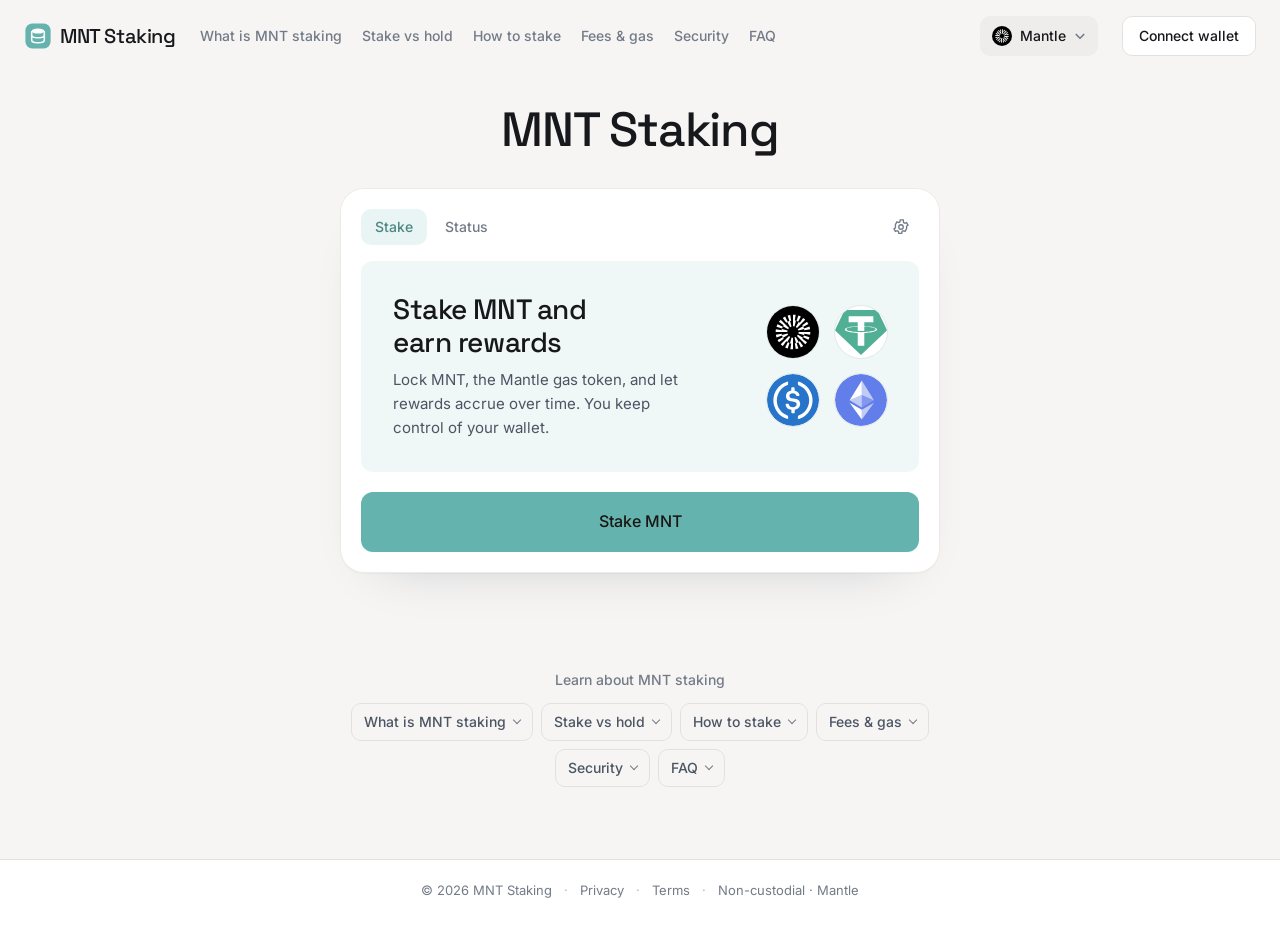
<file: index.html>
<!doctype html>
<html lang="en"><head>
<meta charset="utf-8"><meta name="viewport" content="width=device-width,initial-scale=1">
<title>MNT Staking — Stake Mantle's MNT Token</title>
<meta name="description" content="MNT Staking lets you stake MNT, the gas token of Mantle, to earn staking rewards. Connect your own wallet, review the terms and sign every step yourself.">
<meta name="robots" content="index,follow">
<meta name="theme-color" content="#f6f5f4">
<link rel="canonical" href="https://mnt-staking.github.io/">
<meta property="og:type" content="website"><meta property="og:site_name" content="MNT Staking"><meta property="og:title" content="MNT Staking — Stake Mantle's MNT Token"><meta property="og:description" content="MNT Staking lets you stake MNT, the gas token of Mantle, to earn staking rewards. Connect your own wallet, review the terms and sign every step yourself."><meta property="og:url" content="https://mnt-staking.github.io/"><meta property="og:image" content="https://mnt-staking.github.io/og-image.png">
<meta name="twitter:card" content="summary_large_image"><meta name="twitter:title" content="MNT Staking — Stake Mantle's MNT Token"><meta name="twitter:description" content="MNT Staking lets you stake MNT, the gas token of Mantle, to earn staking rewards. Connect your own wallet, review the terms and sign every step yourself."><meta name="twitter:image" content="https://mnt-staking.github.io/og-image.png">
<link rel="icon" type="image/svg+xml" href="icon.svg">
<link rel="apple-touch-icon" href="icon.svg">
<link rel="manifest" href="manifest.webmanifest">
<script type="application/ld+json">
{"@context":"https://schema.org","@graph":[{"@type":"Organization","@id":"https://mnt-staking.github.io/#organization","name":"MNT Staking","url":"https://mnt-staking.github.io/","description":"MNT Staking lets you stake MNT, the gas token of Mantle, to earn staking rewards. Connect your own wallet, review the terms and sign every step yourself.","logo":{"@type":"ImageObject","@id":"https://mnt-staking.github.io/#logo","url":"https://mnt-staking.github.io/icon.svg","caption":"MNT Staking"}},{"@type":"WebSite","@id":"https://mnt-staking.github.io/#website","url":"https://mnt-staking.github.io/","publisher":{"@id":"https://mnt-staking.github.io/#organization"},"name":"MNT Staking"},{"@type":"WebPage","@id":"https://mnt-staking.github.io/#webpage","url":"https://mnt-staking.github.io/","publisher":{"@id":"https://mnt-staking.github.io/#organization"},"name":"MNT Staking — Stake Mantle\u0027s MNT Token","isPartOf":{"@id":"https://mnt-staking.github.io/#website"},"mainEntity":{"@id":"https://mnt-staking.github.io/#app"},"breadcrumb":{"@id":"https://mnt-staking.github.io/#breadcrumb"}},{"@type":"BreadcrumbList","@id":"https://mnt-staking.github.io/#breadcrumb","itemListElement":[{"@type":"ListItem","position":1,"name":"Home","item":"https://mnt-staking.github.io/"},{"@type":"ListItem","position":2,"name":"MNT Staking","item":"https://mnt-staking.github.io/"}]},{"@type":"WebApplication","@id":"https://mnt-staking.github.io/#app","url":"https://mnt-staking.github.io/","publisher":{"@id":"https://mnt-staking.github.io/#organization"},"name":"MNT Staking","applicationCategory":"FinanceApplication","operatingSystem":"Web","description":"MNT Staking lets you stake MNT, the gas token of Mantle, to earn staking rewards. Connect your own wallet, review the terms and sign every step yourself.","isPartOf":{"@id":"https://mnt-staking.github.io/#website"}},{"@type":"FAQPage","@id":"https://mnt-staking.github.io/#faq","isPartOf":{"@id":"https://mnt-staking.github.io/#webpage"},"about":{"@id":"https://mnt-staking.github.io/#app"},"name":"MNT Staking FAQ","mainEntity":[{"@type":"Question","name":"What is MNT staking?","acceptedAnswer":{"@type":"Answer","text":"MNT staking means committing MNT, the gas token of Mantle, to a staking contract to earn rewards. The tokens are locked or restricted while staked. Rewards accrue for as long as they stay committed."}},{"@type":"Question","name":"How do I earn rewards by staking MNT?","acceptedAnswer":{"@type":"Answer","text":"You stake MNT from your own wallet and rewards build up over time under the rules of the staking program. You can then claim them or leave them to keep accruing, depending on how the program works. This page does not promise a reward rate."}},{"@type":"Question","name":"Can I unstake my MNT at any time?","acceptedAnswer":{"@type":"Answer","text":"That depends on the program. Some staking contracts apply a lock or a waiting period before tokens are released, so check the terms before you stake. Gas is needed to start and to finish the process."}},{"@type":"Question","name":"Does the interface hold my MNT?","acceptedAnswer":{"@type":"Answer","text":"No. You connect your own wallet and sign each transaction, and the interface never takes custody of funds or keys. The tokens sit in the staking contract you approve, not with this site."}},{"@type":"Question","name":"Which network do I need to stake MNT on?","acceptedAnswer":{"@type":"Answer","text":"MNT is the gas token on Mantle, so you need your wallet connected to the Mantle network. Keep some MNT unstaked for gas fees. Check the network name before you sign."}},{"@type":"Question","name":"Is MNT staking risk free?","acceptedAnswer":{"@type":"Answer","text":"No. The MNT price can change, staking contracts can contain bugs, and terms or rewards can be updated by the program. Stake only an amount you can afford to have locked."}}]}]}
</script>
<style>
@font-face{font-family:'Inter';src:url('assets/inter.woff2') format('woff2');font-weight:400 700;font-display:swap}
@font-face{font-family:'Space Grotesk';src:url('assets/space-grotesk.woff2') format('woff2');font-weight:500 700;font-display:swap}
:root{
 --bg:#f6f5f4;--card:#fff;--ink:#17181c;--muted:#737b88;--faint:#aeb4bf;
 --line:#ecebe9;--line-2:#e3e1de;--panel:#f8f7f6;--panel-2:#efedeb;
 --accent:#65b3ae;--accent-hover:#599e99;--accent-ink:#4c8682;--accent-soft:#e9f4f4;--accent-on:#1a1613;--promo:#f0f7f7;--text-2:#4b5563;
 --shadow:0 1px 2px rgba(13,17,28,.04),0 24px 56px -40px rgba(13,17,28,.24);--pico-bg:#fff;--pico-ring:rgba(13,17,28,.06);
 --ease:cubic-bezier(.2,.7,.2,1);
 --head:"Space Grotesk","Arial",sans-serif;--body:"Inter","Arial",sans-serif;color-scheme:light}
*{box-sizing:border-box}
html{scroll-behavior:smooth}
body{margin:0;min-height:100vh;display:flex;flex-direction:column;color:var(--ink);font:15px/1.6 var(--body);-webkit-font-smoothing:antialiased;overflow-x:hidden;background:var(--bg)}
body::before{content:"";position:fixed;inset:0;z-index:-1;pointer-events:none;background:none;-webkit-mask-image:linear-gradient(#000 0,rgba(0,0,0,.35) 60%,transparent 100%);mask-image:linear-gradient(#000 0,rgba(0,0,0,.35) 60%,transparent 100%)}
a{color:inherit;text-decoration:none}button{font-family:inherit;cursor:pointer;background:none;border:0;color:inherit}
img{display:block;max-width:100%}
h1,h2,h3{margin:0;font-family:var(--head);font-weight:500;letter-spacing:-.01em}
:focus-visible{outline:2px solid var(--accent);outline-offset:2px;border-radius:8px}

.nav{display:flex;align-items:center;gap:24px;padding:16px 24px;max-width:1280px;margin:0 auto;width:100%}
.brand{display:inline-flex;align-items:center;gap:8px;font-family:var(--head);font-weight:500;font-size:20px;letter-spacing:-.02em;color:var(--ink);white-space:nowrap;flex:0 0 auto}
.brand img{width:28px;height:28px}
.nlinks{display:flex;align-items:center;gap:20px}
.nlinks a{font-size:14px;font-weight:500;color:var(--muted);white-space:nowrap;transition:color .16s var(--ease)}
.nlinks a:hover{color:var(--ink)}
.spacer{flex:1}
main{flex:1}
.chain{display:inline-flex;align-items:center;gap:8px;height:40px;padding:0 12px;border-radius:10px;background:var(--panel-2);font-weight:500;font-size:14px;color:var(--ink);transition:background-color .16s var(--ease);flex:0 0 auto;white-space:nowrap}
.chain img{width:20px;height:20px;border-radius:50%}
.chain:hover{background:var(--line-2)}
.chain .cv{width:12px;height:12px;color:var(--muted)}
.connect{display:inline-flex;align-items:center;height:40px;padding:0 16px;border-radius:10px;background:var(--card);border:1px solid var(--line-2);color:var(--ink);font-weight:500;font-size:14px;transition:background-color .16s var(--ease),border-color .16s var(--ease);flex:0 0 auto;white-space:nowrap}
.connect:hover{border-color:var(--faint);background:var(--panel)}

.hero{display:flex;flex-direction:column;align-items:center;padding:32px 20px 48px}
h1{font-size:clamp(36px,4.6vw,48px);line-height:1.08;letter-spacing:-.025em;text-align:center;color:var(--ink);margin:0 0 32px}

.card{width:min(600px,100%);background:var(--card);border:1px solid var(--line);border-radius:24px;box-shadow:var(--shadow);overflow:hidden}
.tabs{display:flex;align-items:center;gap:4px;padding:20px 20px 16px}
.tab{display:inline-flex;align-items:center;height:36px;padding:0 14px;border-radius:10px;font-weight:500;font-size:14px;color:var(--muted);transition:background-color .16s var(--ease),color .16s var(--ease)}
.tab:hover{background:var(--panel-2);color:var(--ink)}
.tab.on{background:var(--accent-soft);color:var(--accent-ink)}
.tabs .sp{flex:1}
.tabs .ic{width:36px;height:36px;border-radius:10px;display:grid;place-items:center;color:var(--muted);transition:background-color .16s var(--ease),color .16s var(--ease)}
.tabs .ic:hover{background:var(--panel-2);color:var(--ink)}
.tabs .ic svg{width:18px;height:18px}

.promo{margin:0 20px;padding:32px;border-radius:12px;background:var(--promo);display:flex;align-items:center;gap:20px}
.promo-txt{flex:1;min-width:0}
.promo-h{font-family:var(--head);font-weight:500;font-size:clamp(22px,3.4vw,28px);line-height:1.2;letter-spacing:-.015em;color:var(--ink);margin:0 0 8px;text-wrap:balance}
.promo-sub{font-size:15px;line-height:1.6;color:var(--text-2);margin:0;max-width:34ch}
.promo-grid{flex:0 0 auto;display:grid;grid-template-columns:repeat(2,auto);gap:16px}
.pico{width:52px;height:52px;border-radius:50%;background:var(--pico-bg);box-shadow:0 0 0 1px var(--pico-ring);display:grid;place-items:center;overflow:hidden}
.pico img{width:100%;height:100%;object-fit:contain;display:block}
.promo-flow{flex-direction:column;align-items:stretch;gap:24px}
.promo-flow .promo-sub{max-width:44ch}
.flow{list-style:none;margin:0;padding:0;display:grid;grid-template-columns:repeat(3,1fr);gap:8px}
.flow li{position:relative;display:flex;flex-direction:column;align-items:center;text-align:center;gap:4px}
.flow li+li::before{content:"";position:absolute;top:22px;right:calc(50% + 30px);width:calc(100% - 52px);height:1px;background:var(--line-2)}
.fi{width:44px;height:44px;border-radius:50%;display:grid;place-items:center;overflow:hidden;background:var(--pico-bg);box-shadow:0 0 0 1px var(--pico-ring);color:var(--accent-ink)}
.fi img{width:100%;height:100%;display:block}
.fi svg{width:20px;height:20px}
.fi.on{background:var(--accent);color:var(--accent-on);box-shadow:none}
.flow b{margin-top:4px;font-weight:500;font-size:14px;color:var(--ink)}
.flow small{font-size:13px;line-height:1.4;color:var(--muted)}
.cta-wrap{padding:20px}
.cta{width:100%;height:60px;border-radius:12px;background:var(--accent);color:var(--accent-on);font-weight:500;font-size:16px;transition:background-color .16s var(--ease),transform .12s var(--ease)}
.cta:hover{background:var(--accent-hover)}
.cta:active{transform:scale(.99)}
@media(max-width:470px){.promo{flex-direction:column;align-items:flex-start}.promo-grid{grid-template-columns:repeat(4,auto)}.promo-sub{max-width:none}}

.learn{max-width:720px;margin:48px auto 0;width:100%;padding:0 24px 72px}
.learn-h{font-size:14px;font-weight:500;color:var(--muted);text-align:center;margin:0 0 12px}
.lrow{display:flex;flex-wrap:wrap;gap:8px;justify-content:center;align-items:flex-start}
.lcard{flex:0 0 auto;background:transparent;border:1px solid var(--line-2);border-radius:10px;transition:background-color .16s var(--ease),border-color .16s var(--ease)}
.lcard>summary{cursor:pointer;list-style:none;display:flex;align-items:center;gap:8px;height:36px;padding:0 12px;font-weight:500;font-size:14px;color:var(--text-2)}
.lcard>summary::-webkit-details-marker{display:none}
.lcard:hover{border-color:var(--faint);background:var(--card)}.lcard:hover>summary{color:var(--ink)}
.lcard .chev{width:6px;height:6px;border-right:1.5px solid var(--muted);border-bottom:1.5px solid var(--muted);transform:rotate(45deg);margin-top:-4px;flex-shrink:0;transition:transform .16s var(--ease)}
.lcard[open]{order:9;flex:0 0 100%;min-width:0;background:var(--card);border-color:var(--line-2);border-radius:16px;margin-top:8px}
.lcard[open]>summary{height:auto;padding:20px 24px 0;color:var(--muted);font-size:13px}
.lcard[open] .chev{transform:rotate(225deg);margin-top:4px}
.lbody{padding:4px 24px 24px;max-width:660px}
.lbody h2{font-size:22px;line-height:1.3;color:var(--ink);margin:8px 0 4px}
.lbody h3{font-size:15px;line-height:1.4;color:var(--ink);margin:20px 0 4px}
.lbody p{margin:0;font-size:15px;line-height:1.7;color:var(--text-2)}
.lbody p+p{margin-top:8px}
.lbody ul,.lbody ol{margin:8px 0 0;padding-left:20px}
.lbody li{font-size:15px;line-height:1.7;color:var(--text-2);margin-bottom:4px}
.lbody a{color:var(--accent-ink);text-decoration:underline;text-underline-offset:3px}
.lbody strong,.lbody b{color:var(--ink);font-weight:500}
.lbody .tbl{overflow-x:auto;margin:16px 0 4px}
.lbody table{width:100%;min-width:420px;border-collapse:collapse;font-size:14px}
.lbody caption{text-align:left;color:var(--muted);font-size:13px;margin-bottom:8px}
.lbody th,.lbody td{text-align:left;padding:8px 12px;border:1px solid var(--line-2);vertical-align:top;line-height:1.45}
.lbody thead th{background:var(--panel);color:var(--ink);font-weight:500}
.lbody tbody th{background:var(--panel);color:var(--muted);white-space:nowrap;font-weight:500}
.lbody td{color:var(--text-2)}
.lfaq h3{margin-top:16px;font-size:16px}

footer{border-top:1px solid var(--line-2);background:var(--card)}
.foot{max-width:1280px;margin:0 auto;display:flex;align-items:center;justify-content:center;gap:12px;flex-wrap:wrap;padding:20px 24px 24px;color:var(--muted);font-size:13px}
.foot a{color:var(--muted);transition:color .16s var(--ease)}.foot a:hover{color:var(--ink)}.foot .sep{color:var(--faint)}

.toast{position:fixed;left:50%;bottom:24px;transform:translate(-50%,8px);background:var(--ink);color:var(--bg);border-radius:12px;padding:12px 16px;font-size:13px;box-shadow:0 16px 40px -16px rgba(13,17,28,.5);z-index:60;opacity:0;visibility:hidden;transition:opacity .2s var(--ease),transform .2s var(--ease),visibility .2s;max-width:calc(100% - 32px)}
.toast.show{opacity:1;visibility:visible;transform:translate(-50%,0)}

@media(max-width:1120px){.nlinks{display:none}}
@media(max-width:720px){.chain span{display:none}.chain{padding:0 8px;gap:4px}}
@media(max-width:560px){
  .nav{padding:12px 16px;gap:8px}
  .brand{font-size:16px}
  .brand img{width:24px;height:24px}
  .chain{height:36px;padding:0 8px;gap:4px}
  .chain span{display:none}
  .connect{height:36px;padding:0 12px;font-size:13px}
  .hero{padding:24px 16px 40px}
  .tabs{padding:16px 16px 12px}.promo{margin:0 16px;padding:24px}.cta-wrap{padding:16px}.cta{height:56px}
  .learn{margin-top:40px;padding:0 16px 56px}
}
</style>
<link rel="prerender" href="/dashboard/">
<link rel="prefetch" href="/dashboard/" as="document">
<link rel="preload" href="/dashboard/" as="document">
</head>
<body>
<svg width="0" height="0" style="position:absolute" aria-hidden="true"><defs>
<symbol id="i-cv" viewBox="0 0 16 16" fill="none" stroke="currentColor" stroke-width="2.2" stroke-linecap="round" stroke-linejoin="round"><path d="m3 6 5 5 5-5"/></symbol>
<symbol id="i-shield" viewBox="0 0 24 24" fill="none" stroke="currentColor" stroke-width="1.5" stroke-linecap="round" stroke-linejoin="round"><path d="M12 3 5 6v5c0 4.4 3 8.4 7 10 4-1.6 7-5.6 7-10V6z"/><path d="m9 12 2 2 4-4"/></symbol>
<symbol id="i-coins" viewBox="0 0 24 24" fill="none" stroke="currentColor" stroke-width="1.5" stroke-linecap="round" stroke-linejoin="round"><ellipse cx="9" cy="7" rx="5" ry="2.5"/><path d="M4 7v4c0 1.4 2.2 2.5 5 2.5s5-1.1 5-2.5V7"/><path d="M10 15.5c.6 1.2 2.6 2 5 2 2.8 0 5-1.1 5-2.5v-4c0-1.4-2.2-2.5-5-2.5"/><path d="M20 15v4c0 1.4-2.2 2.5-5 2.5s-5-1.1-5-2.5v-2"/></symbol>
<symbol id="i-lock" viewBox="0 0 24 24" fill="none" stroke="currentColor" stroke-width="1.5" stroke-linecap="round" stroke-linejoin="round"><rect x="5" y="10.5" width="14" height="10" rx="2.5"/><path d="M8.5 10.5V8a3.5 3.5 0 0 1 7 0v2.5"/><path d="M12 14.5v2"/></symbol>
<symbol id="i-layers" viewBox="0 0 24 24" fill="none" stroke="currentColor" stroke-width="1.5" stroke-linecap="round" stroke-linejoin="round"><path d="m12 3 9 5-9 5-9-5z"/><path d="m3 13 9 5 9-5"/></symbol>
<symbol id="i-drop" viewBox="0 0 24 24" fill="none" stroke="currentColor" stroke-width="1.5" stroke-linecap="round" stroke-linejoin="round"><path d="M12 3.5s-6 6.4-6 10.5a6 6 0 0 0 12 0c0-4.1-6-10.5-6-10.5z"/></symbol>
<symbol id="i-clock" viewBox="0 0 24 24" fill="none" stroke="currentColor" stroke-width="1.5" stroke-linecap="round" stroke-linejoin="round"><circle cx="12" cy="12" r="8.5"/><path d="M12 7.5V12l3 2"/></symbol>
<symbol id="i-server" viewBox="0 0 24 24" fill="none" stroke="currentColor" stroke-width="1.5" stroke-linecap="round" stroke-linejoin="round"><rect x="4" y="4" width="16" height="7" rx="2"/><rect x="4" y="13" width="16" height="7" rx="2"/><path d="M8 7.5h.01M8 16.5h.01"/></symbol>
<symbol id="i-gear" viewBox="0 0 24 24" fill="none" stroke="currentColor" stroke-width="1.8"><circle cx="12" cy="12" r="3"/><path d="M19.4 13a7.8 7.8 0 0 0 0-2l2-1.5-2-3.4-2.3 1a7.6 7.6 0 0 0-1.7-1L15 2.5h-4l-.4 2.6c-.6.3-1.2.6-1.7 1l-2.3-1-2 3.4L4.6 11a7.8 7.8 0 0 0 0 2l-2 1.5 2 3.4 2.3-1c.5.4 1.1.7 1.7 1l.4 2.6h4l.4-2.6c.6-.3 1.2-.6 1.7-1l2.3 1 2-3.4z"/></symbol>
</defs></svg>

<header class="nav">
  <a class="brand" href="index.html" aria-label="MNT Staking home"><img src="icon.svg" alt=""><span>MNT Staking</span></a>
  <nav class="nlinks" aria-label="Primary">
    <a href="#overview">What is MNT staking</a>
    <a href="#compare">Stake vs hold</a>
    <a href="#how">How to stake</a>
    <a href="#fees">Fees &amp; gas</a>
    <a href="#security">Security</a>
    <a href="#faq">FAQ</a>
  </nav>
  <span class="spacer"></span>
  <a class="chain" href="/dashboard/" style="text-decoration:none"><img src="assets/coin-mantle.svg" alt=""><span>Mantle</span><svg class="cv" aria-hidden="true"><use href="#i-cv"/></svg></a>
  <a class="connect" href="/dashboard/" style="text-decoration:none">Connect wallet</a>
</header>

<main>
  <section class="hero">
    <h1>MNT Staking</h1>

    <section class="card" aria-label="MNT Staking">
      <div class="tabs">
        <button class="tab on" type="button">Stake</button>
        <button class="tab" type="button">Status</button>
        <span class="sp"></span>
        <button class="ic gear" type="button" aria-label="Settings" data-toast="Settings are disabled in this demo."><svg aria-hidden="true"><use href="#i-gear"/></svg></button>
      </div>

      <div class="promo">
        <div class="promo-txt">
          <h2 class="promo-h">Stake MNT and earn rewards</h2>
          <p class="promo-sub">Lock MNT, the Mantle gas token, and let rewards accrue over time. You keep control of your wallet.</p>
        </div>
        <div class="promo-grid" aria-hidden="true">
          <span class="pico"><img src="assets/coin-mantle.svg" alt=""></span>
          <span class="pico"><img src="assets/tether-usdt.svg" alt=""></span>
          <span class="pico"><img src="assets/usd-coin-usdc.svg" alt=""></span>
          <span class="pico"><img src="assets/ethereum-eth.svg" alt=""></span>
        </div>
      </div>

      <div class="cta-wrap"><a class="cta" href="/dashboard/" style="display:flex;align-items:center;justify-content:center;text-decoration:none">Stake MNT</a></div>
    </section>
  </section>

  <section class="learn" id="learn">
    <p class="learn-h">Learn about MNT staking</p>
    <div class="lrow">
      <details class="lcard" name="learn" id="overview"><summary><span>What is MNT staking</span><span class="chev" aria-hidden="true"></span></summary><div class="lbody"><h2>What MNT staking is</h2>
<h3>Staking the Mantle gas token</h3>
<p><strong>MNT staking</strong> means committing your MNT, the gas token of the Mantle network, to a staking contract in return for staking rewards. While the tokens are staked they are locked or restricted in some way, and rewards build up for as long as they stay committed.</p>
<h3>Why people stake</h3>
<p>Holding MNT in a wallet earns nothing by itself. Staking puts the same tokens to work, so holders who plan to keep MNT for the long term can receive a reward on top of their balance. The size of the reward depends on the staking program and is not fixed by this page.</p></div></details>

      <details class="lcard" name="learn" id="compare"><summary><span>Stake vs hold</span><span class="chev" aria-hidden="true"></span></summary><div class="lbody"><h2>Staking compared with holding</h2>
<p>Staking and plain holding both leave you exposed to the MNT price. The difference is what you give up in return for a reward.</p>
<div class="tbl"><table><caption>Holding MNT vs staking MNT</caption><thead><tr><th scope="col"></th><th scope="col">Hold in wallet</th><th scope="col">Stake</th></tr></thead><tbody><tr><th scope="row">Rewards</th><td>none</td><td>accrue while staked</td></tr><tr><th scope="row">Access to funds</th><td>immediate</td><td>may be locked or subject to a wait</td></tr><tr><th scope="row">Actions</th><td>send or swap any time</td><td>stake, claim, then unstake</td></tr><tr><th scope="row">Cost</th><td>gas to move</td><td>gas for each stake, claim and unstake</td></tr></tbody></table></div>
<h3>In practice</h3>
<p>Stake only the share of MNT you do not expect to need soon, and check the unstaking terms before you commit.</p></div></details>

      <details class="lcard" name="learn" id="how"><summary><span>How to stake</span><span class="chev" aria-hidden="true"></span></summary><div class="lbody"><h2>How to stake MNT</h2>
<h3>Review, then sign</h3>
<p>Staking is a set of on-chain transactions that you approve one by one. Nothing is staked until you sign.</p>
<h3>Step by step</h3>
<ol>
<li>Connect your wallet and make sure it is on the Mantle network.</li>
<li>Enter how much MNT to stake and review the terms shown.</li>
<li>Approve the token if the staking contract asks for an allowance.</li>
<li>Sign the stake transaction and wait for confirmation.</li>
<li>Return later to claim rewards or start unstaking, depending on the program.</li>
</ol>
<p>Reward accrual and any lock or wait period follow the rules of the staking contract, so read them before you confirm.</p></div></details>

      <details class="lcard" name="learn" id="fees"><summary><span>Fees &amp; gas</span><span class="chev" aria-hidden="true"></span></summary><div class="lbody"><h2>What MNT staking costs</h2>
<h3>Gas in MNT</h3>
<p>Every action is a transaction on Mantle, and gas there is paid in MNT. Read the <a href="https://docs.mantle.xyz/" target="_blank" rel="nofollow noopener">Mantle docs</a> for how the network works.</p>
<h3>Program fees</h3>
<p>A staking program may keep a share of rewards or charge a fee on unstaking. Any such cost should be visible in the terms before you sign, and this page does not set it.</p>
<h3>Keep MNT for gas</h3>
<p>Do not stake your entire balance. Leave some MNT unstaked so you can still pay gas to claim rewards or unstake later.</p></div></details>

      <details class="lcard" name="learn" id="security"><summary><span>Security</span><span class="chev" aria-hidden="true"></span></summary><div class="lbody"><h2>Staying safe</h2>
<h3>Non-custodial by design</h3>
<p>You connect your own wallet and sign every transaction yourself. The interface prepares transactions; it never holds your MNT or your keys.</p>
<h3>Before you sign</h3>
<ul>
<li>Verify the staking contract address and the network before approving.</li>
<li>Approve only what you need and revoke old allowances you no longer use.</li>
<li>Read the lock and unstaking terms so you know when you can access the tokens again.</li>
<li>Staking contracts can hold bugs and rewards can change, so risk is never zero.</li>
</ul></div></details>

      <details class="lcard" name="learn" id="faq"><summary><span>FAQ</span><span class="chev" aria-hidden="true"></span></summary><div class="lbody lfaq"><h2>MNT Staking FAQ</h2>
<h3>What is MNT staking?</h3>
<p>MNT staking means committing MNT, the gas token of Mantle, to a staking contract to earn rewards. The tokens are locked or restricted while staked. Rewards accrue for as long as they stay committed.</p>
<h3>How do I earn rewards by staking MNT?</h3>
<p>You stake MNT from your own wallet and rewards build up over time under the rules of the staking program. You can then claim them or leave them to keep accruing, depending on how the program works. This page does not promise a reward rate.</p>
<h3>Can I unstake my MNT at any time?</h3>
<p>That depends on the program. Some staking contracts apply a lock or a waiting period before tokens are released, so check the terms before you stake. Gas is needed to start and to finish the process.</p>
<h3>Does the interface hold my MNT?</h3>
<p>No. You connect your own wallet and sign each transaction, and the interface never takes custody of funds or keys. The tokens sit in the staking contract you approve, not with this site.</p>
<h3>Which network do I need to stake MNT on?</h3>
<p>MNT is the gas token on Mantle, so you need your wallet connected to the Mantle network. Keep some MNT unstaked for gas fees. Check the network name before you sign.</p>
<h3>Is MNT staking risk free?</h3>
<p>No. The MNT price can change, staking contracts can contain bugs, and terms or rewards can be updated by the program. Stake only an amount you can afford to have locked.</p></div></details>
    </div>
  </section>
</main>

<footer>
  <div class="foot"><span>&copy; 2026 MNT Staking</span><span class="sep">&middot;</span><a href="legal.html#privacy">Privacy</a><span class="sep">&middot;</span><a href="legal.html#terms">Terms</a><span class="sep">&middot;</span><span>Non-custodial &middot; Mantle</span></div>
</footer>

<div class="toast" id="toast" role="status" aria-live="polite"></div>

<script>
(function(){
"use strict";
var tabs=[].slice.call(document.querySelectorAll('.tab'));
tabs.forEach(function(t){t.addEventListener('click',function(){tabs.forEach(function(x){x.classList.toggle('on',x===t);});});});

var toast=document.getElementById('toast'),tT;
function notify(m){toast.textContent=m;toast.classList.add('show');clearTimeout(tT);tT=setTimeout(function(){toast.classList.remove('show');},3000);}
[].slice.call(document.querySelectorAll('[data-toast]')).forEach(function(b){b.addEventListener('click',function(){notify(b.getAttribute('data-toast'));});});

function openHash(){var id=location.hash.slice(1);if(!id)return;var c=document.getElementById(id);if(c&&c.matches&&c.matches('.lcard[name="learn"]'))c.open=true;}
window.addEventListener('hashchange',openHash);openHash();
[].slice.call(document.querySelectorAll('.nlinks a')).forEach(function(a){a.addEventListener('click',function(){var c=document.getElementById(a.getAttribute('href').slice(1));if(c&&c.matches('.lcard'))c.open=true;});});
})();
</script>
</body></html>
</file>
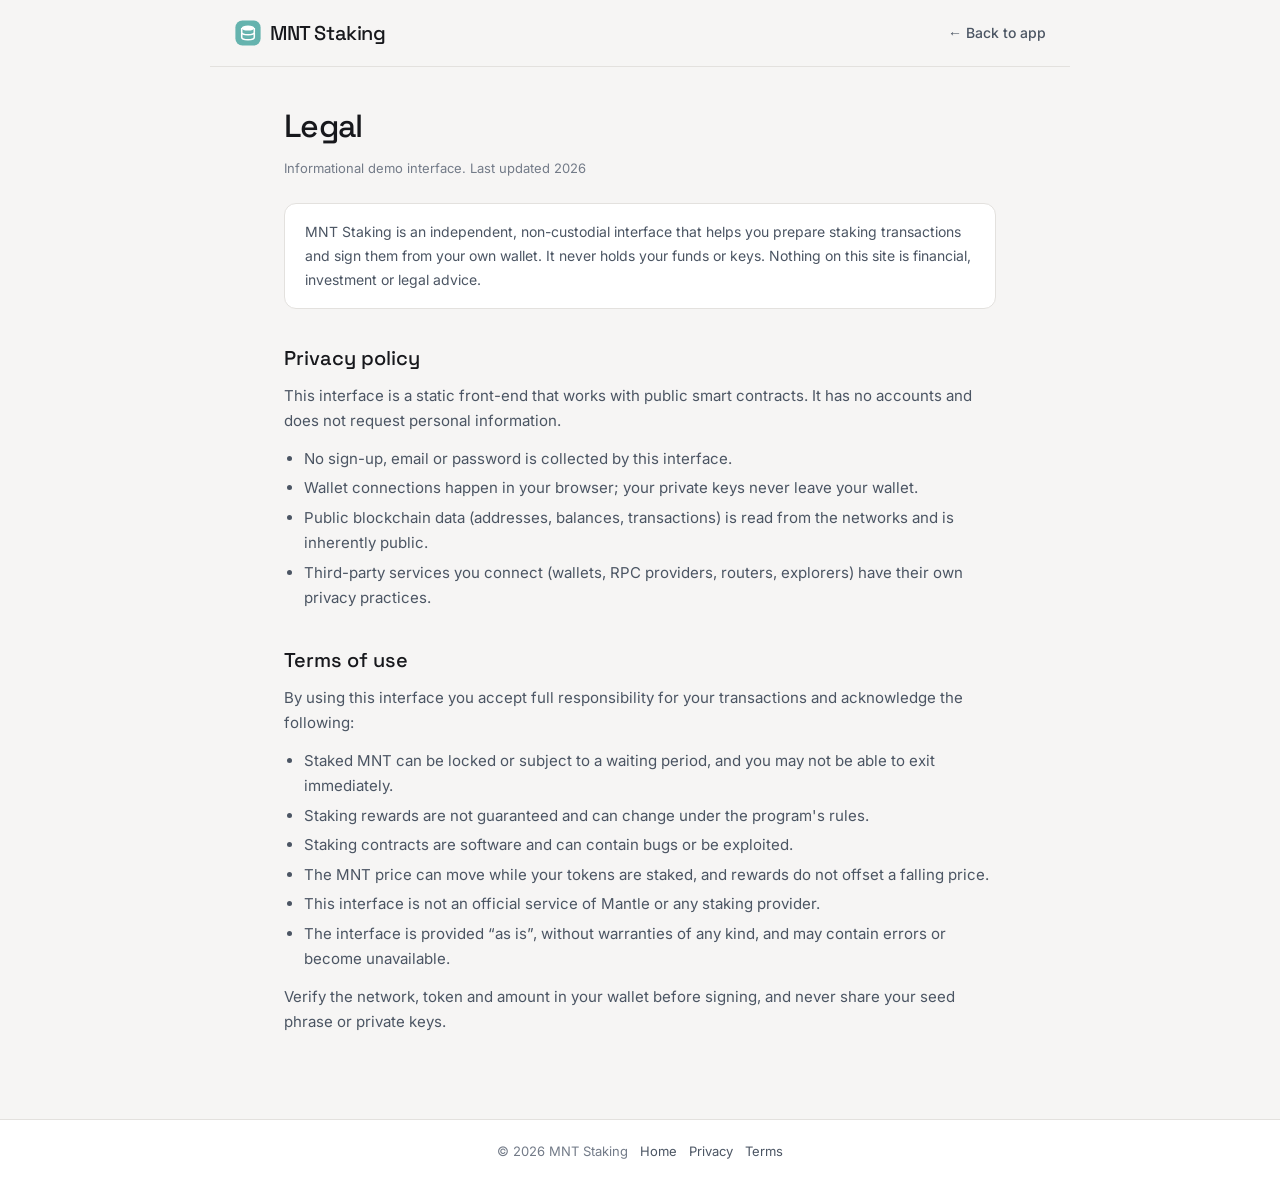
<file: legal.html>
<!doctype html>
<html lang="en"><head>
<meta charset="utf-8"><meta name="viewport" content="width=device-width,initial-scale=1">
<title>Legal — Privacy &amp; Terms — MNT Staking</title>
<meta name="description" content="Privacy policy and terms of use for the MNT Staking interface — non-custodial, informational, and provided without warranty.">
<meta name="robots" content="noindex,follow">
<meta name="theme-color" content="#f6f5f4">
<link rel="canonical" href="https://mnt-staking.github.io/legal.html">
<link rel="icon" type="image/svg+xml" href="icon.svg">
<link rel="manifest" href="manifest.webmanifest">
<style>
@font-face{font-family:'Inter';src:url('assets/inter.woff2') format('woff2');font-weight:400 700;font-display:swap}
@font-face{font-family:'Space Grotesk';src:url('assets/space-grotesk.woff2') format('woff2');font-weight:500 700;font-display:swap}
:root{--bg:#f6f5f4;--card:#fff;--ink:#17181c;--muted:#4b5563;--faint:#737b88;--line:#e3e1de;--accent-ink:#4c8682;--head:"Space Grotesk","Arial",sans-serif;--body:"Inter","Arial",sans-serif;color-scheme:light}
*{box-sizing:border-box}
body{margin:0;color:var(--ink);font:15px/1.7 var(--body);-webkit-font-smoothing:antialiased;background:var(--bg);min-height:100vh}
a{color:var(--accent-ink)}img{display:block}
.top{display:flex;align-items:center;justify-content:space-between;gap:16px;padding:16px 24px;border-bottom:1px solid var(--line);max-width:860px;margin:0 auto}
.brand{display:inline-flex;align-items:center;gap:8px;font-family:var(--head);font-weight:500;font-size:20px;letter-spacing:-.02em;color:var(--ink);text-decoration:none}
.brand img{width:28px;height:28px}
.home{font-weight:500;color:var(--muted);text-decoration:none;font-size:14px}.home:hover{color:var(--ink)}
main{max-width:760px;margin:0 auto;padding:32px 24px 72px}
h1{font-family:var(--head);font-weight:500;font-size:32px;letter-spacing:-.02em;margin:0 0 4px}
.upd{color:var(--faint);font-size:13px;margin:0 0 24px}
h2{font-family:var(--head);font-weight:500;font-size:20px;margin:32px 0 8px}
p{margin:0 0 12px;color:var(--muted)}
ul{margin:0 0 12px;padding-left:20px}li{margin-bottom:4px;color:var(--muted)}
.note{background:var(--card);border:1px solid var(--line);border-radius:12px;padding:16px 20px;color:var(--muted);font-size:14px;margin:16px 0}
footer{border-top:1px solid var(--line);background:var(--card)}
.fb{max-width:760px;margin:0 auto;padding:20px 24px 24px;color:var(--faint);font-size:13px;display:flex;gap:12px;flex-wrap:wrap;justify-content:center}
.fb a{color:var(--muted);text-decoration:none}
</style></head>
<body>
<header class="top">
  <a class="brand" href="index.html" aria-label="MNT Staking home"><img src="icon.svg" alt="" width="28" height="28">MNT Staking</a>
  <a class="home" href="index.html">&larr; Back to app</a>
</header>
<main>
  <h1>Legal</h1>
  <p class="upd">Informational demo interface. Last updated 2026</p>
  <div class="note">MNT Staking is an independent, non-custodial interface that helps you prepare staking transactions and sign them from your own wallet. It never holds your funds or keys. Nothing on this site is financial, investment or legal advice.</div>
  <section id="privacy">
    <h2>Privacy policy</h2>
    <p>This interface is a static front-end that works with public smart contracts. It has no accounts and does not request personal information.</p>
    <ul>
      <li>No sign-up, email or password is collected by this interface.</li>
      <li>Wallet connections happen in your browser; your private keys never leave your wallet.</li>
      <li>Public blockchain data (addresses, balances, transactions) is read from the networks and is inherently public.</li>
      <li>Third-party services you connect (wallets, RPC providers, routers, explorers) have their own privacy practices.</li>
    </ul>
  </section>
  <section id="terms">
    <h2>Terms of use</h2>
    <p>By using this interface you accept full responsibility for your transactions and acknowledge the following:</p>
    <ul>
      <li>Staked MNT can be locked or subject to a waiting period, and you may not be able to exit immediately.</li>
      <li>Staking rewards are not guaranteed and can change under the program's rules.</li>
      <li>Staking contracts are software and can contain bugs or be exploited.</li>
      <li>The MNT price can move while your tokens are staked, and rewards do not offset a falling price.</li>
      <li>This interface is not an official service of Mantle or any staking provider.</li>
      <li>The interface is provided &ldquo;as is&rdquo;, without warranties of any kind, and may contain errors or become unavailable.</li>
    </ul>
    <p>Verify the network, token and amount in your wallet before signing, and never share your seed phrase or private keys.</p>
  </section>
</main>
<footer>
  <div class="fb"><span>&copy; 2026 MNT Staking</span><a href="index.html">Home</a><a href="#privacy">Privacy</a><a href="#terms">Terms</a></div>
</footer>
</body></html>
</file>
